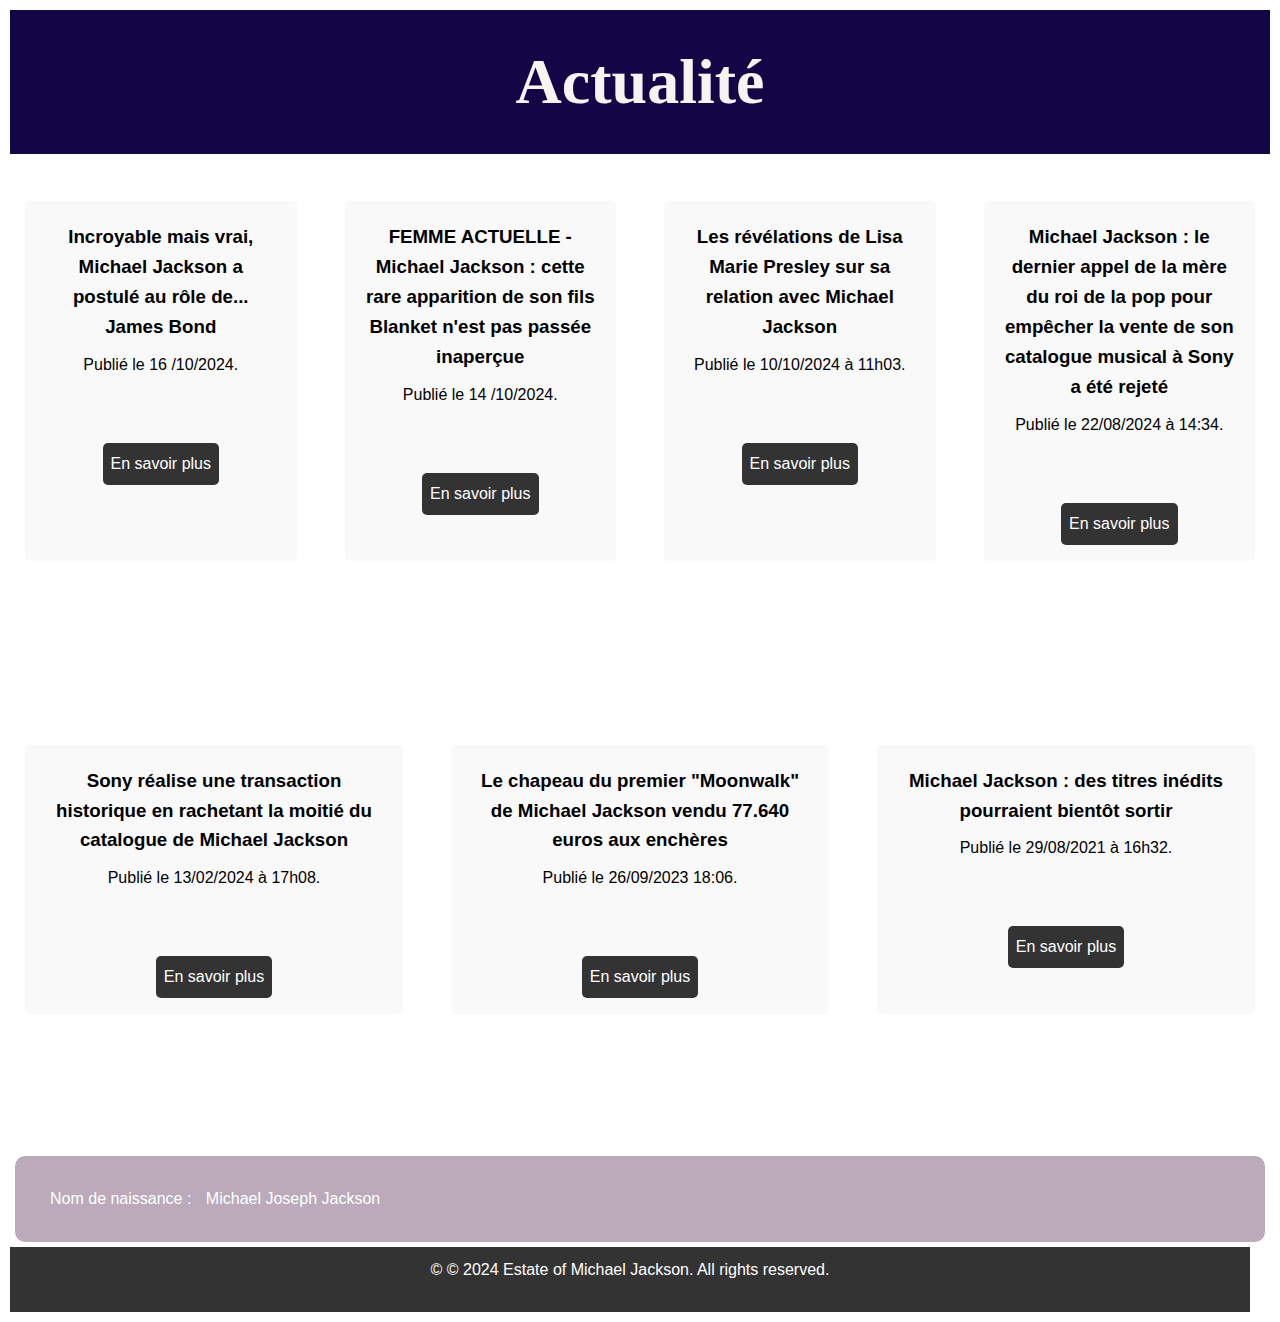
<file: actualite.html>
<!DOCTYPE html>
<html lang="en">
<head>
    <meta charset="UTF-8">
    <meta name="viewport" content="width=device-width, initial-scale=1.0">
    <title>Actualité</title>
    <link rel="stylesheet" href="fansite 1.css">
</head>
<body>
    
    <!-- Header avec navigation -->
    <header>
        <h1>Actualité</h1> 
    </header>

    <!-- Contenu principal -->
    <main>
        <!-- Section de Actualite -->
        <section class="contact-section">
             <div class="services-grid">
                         <article class="service">
                <h3> Incroyable mais vrai, Michael Jackson a postulé au rôle de... James Bond</h3>
                <p class="service-content">Publié le 16 /10/2024.</p>
                          <a href="https://fr.style.yahoo.com/incroyable-vrai-michael-jackson-postul%C3%A9-133436104.html" class="read-more-button">En savoir plus </a>
                         </article>
                         <article class="service">
                            <h3>FEMME ACTUELLE - Michael Jackson : cette rare apparition de son fils Blanket n'est pas passée inaperçue</h3>
                                <p class="service-content">Publié le 14 /10/2024.</p>
                                <a href="https://fr.style.yahoo.com/femme-actuelle-michael-jackson-rare-195224442.html" class="read-more-button">En savoir plus </a> <!-- Redirection vers details1.html -->
                        </article>

                <article class="service">
                    <h3>Les révélations de Lisa Marie Presley sur sa relation avec Michael Jackson</h3>
                        <p class="service-content">Publié le 10/10/2024 à 11h03.</p>
                             <a href="https://www.lepoint.fr/people/michael-jackson-vierge-avant-lisa-marie-presley-les-revelations-posthumes-de-la-chanteuse-10-10-2024-2572371_2116.php" class="read-more-button">En savoir plus </a> <!-- Redirection vers details1.html -->
                    </article>
                    
                     
                <article class="service">
                    <h3>Michael Jackson : le dernier appel de la mère du roi de la pop pour empêcher la vente de son catalogue musical 
                        à Sony a été rejeté</h3>
                        <p class="service-content">Publié le 22/08/2024 à 14:34.</p>
                        <a href="https://www.cnews.fr/divertissement/2024-08-22/michael-jackson-le-dernier-appel-de-la-mere-du-roi-de-la-pop-pour-empecher" class="read-more-button">En savoir plus </a> <!-- Redirection vers details1.html -->
                </article>
               
                
                
            </div>
            </article>
        </section>
        <section class="contact-section">
            <div class="services-grid">
               
                   
                <article class="service">
                    <h3> Sony réalise une transaction historique en rachetant la moitié du catalogue de Michael Jackson </h3>
                    <p class="service-content">Publié le 13/02/2024 à 17h08.</p>
                              <a href="https://www.20minutes.fr/arts-stars/people/4076114-20240213-sony-realise-transaction-historique-rachetant-moitie-catalogue-michael-jackson" class="read-more-button">En savoir plus </a>
                </article>
                <article class="service">
                    <h3>Le chapeau du premier "Moonwalk" de Michael Jackson vendu 77.640 euros aux enchères</h3>
                        <p class="service-content">Publié le 26/09/2023 18:06.</p>
                        <a href="https://www.francetvinfo.fr/culture/musique/michael-jackson/le-chapeau-du-premier-moonwalk-de-michael-jackson-vendu-77-640-euros-aux-encheres_6085638.htmlr" class="read-more-button">En savoir plus </a> <!-- Redirection vers details1.html -->
                </article>

            <article class="service">
                <h3>Michael Jackson : des titres inédits pourraient bientôt sortir</h3>
                <p class="service-content">Publié le 29/08/2021 à 16h32.</p>
                     <a href="https://www.lepoint.fr/monde/michael-jackson-des-titres-inedits-pourraient-bientot-sortir-29-08-2021-2440581_24.php#11" class="read-more-button">En savoir plus </a> <!-- Redirection vers details1.html -->
            </article>
            
           </div>
           </article>
       </section>
        <!-- Aside avec des informations de contact supplémentaires -->
        <aside>
            
            <ul>
                <div class="bio-item">
                    <span class="bio-label">Nom de naissance :</span>
                    <span class="bio-value">Michael Joseph Jackson</span>
                </div>
               
            </ul>
        </aside>
    </main>

    <!-- Footer -->
    <footer>
        <p>&copy; © 2024 Estate of Michael Jackson. All rights reserved.</p>
    </footer>

    <script>
        const hamburger = document.querySelector('.hamburger-menu');
        const navLinks = document.querySelector('.nav-links');

        hamburger.addEventListener('click', () => {
            navLinks.classList.toggle('active');
        });
    </script>
</body>
</html>
</file>
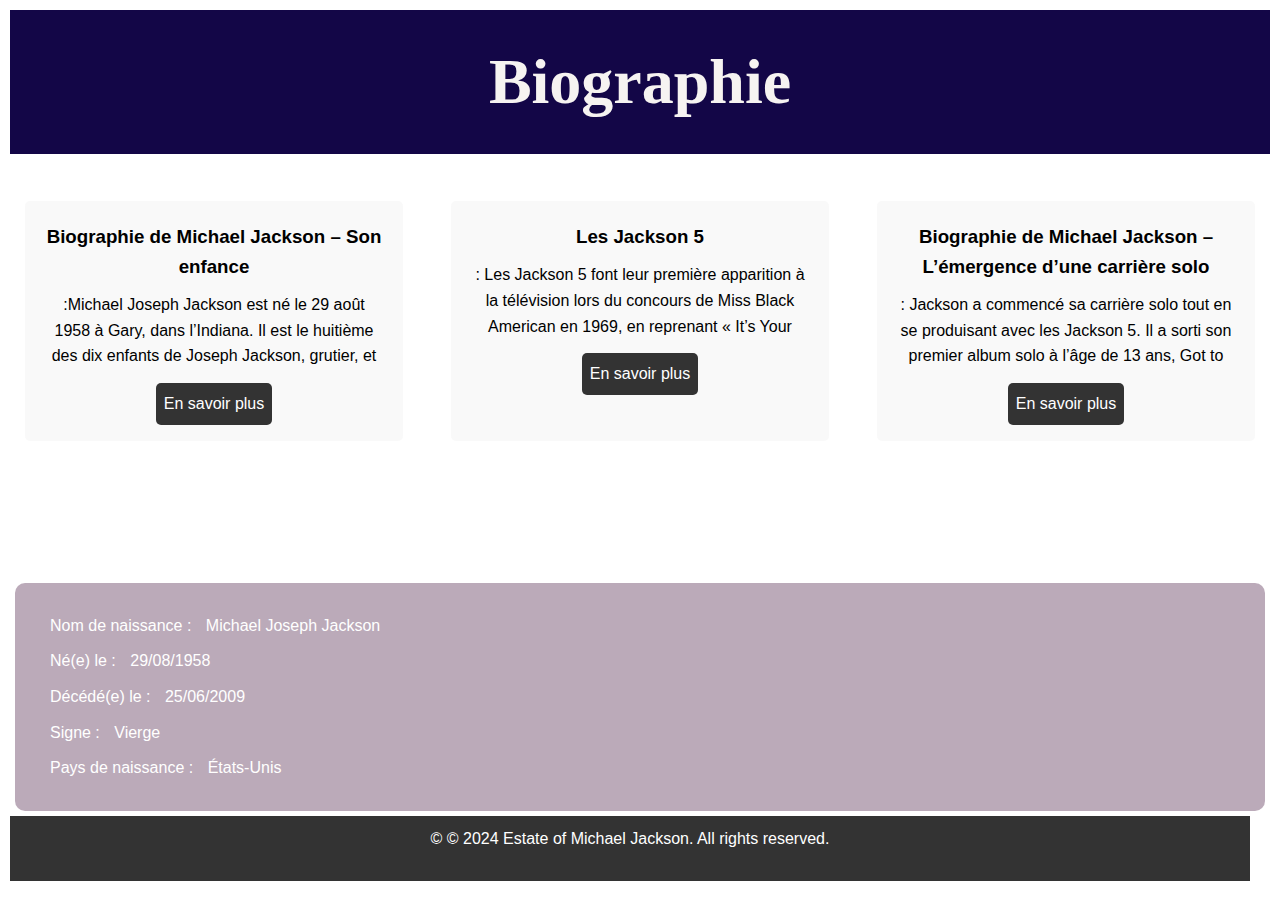
<file: biographie.html>
<!DOCTYPE html>
<html lang="en">
<head>
    <meta charset="UTF-8">
    <meta name="viewport" content="width=device-width, initial-scale=1.0">
    <title>Document</title>
    <link rel="stylesheet" href="fansite 1.css">
</head>
<body>
    
    <!-- Header avec navigation -->
    <header>
        <h1>Biographie</h1> 
    </header>

    <!-- Contenu principal -->
    <main>
        <!-- Section de contact -->
        <section class="contact-section">
             <div class="services-grid">
                <article class="service">
                    <h3>Biographie de Michael Jackson – Son enfance</h3>
                    <p class="service-content">:Michael Joseph Jackson est né le 29 août 1958 à Gary, dans l’Indiana.
                         Il est le huitième des dix enfants de Joseph Jackson, grutier, et de Katherine Jackson, 
                         femme au foyer et témoin de Jéhovah. Les deux parents de Jackson avaient eux-mêmes des aspirations musicales
                          : Katherine jouait de la clarinette et du piano et voulait devenir chanteuse de country, 
                          tandis que Joseph était guitariste et jouait dans des groupes locaux de rhythm and blues.Ils ont encouragé 
                          leurs enfants à poursuivre des ambitions musicales, et la carrière de Jackson dans la musique a
                          commencé à l’âge de 5 ans sous les encouragements de son père.  </P>
                        <a href="details1.html" class="read-more-button">En savoir plus </a> <!-- Redirection vers details1.html -->
                </article>
                <article class="service">
                    <h3>Les Jackson 5</h3>
                    <p class="service-content"> : Les Jackson 5 font leur première apparition à la télévision lors du concours de Miss Black
                         American en 1969, en reprenant « It’s Your Thing ». Leur premier album, Diana Ross Presents the Jackson 5, est entré
                         dans les hit-parades en décembre 1969, et le single « I Want You Back » a atteint la première place du Billboard Hot 
                         100 peu après.
                        D’autres titres ont rapidement suivi, tels que « ABC », « The Love You Save » et « I’ll Be There ».
                         Pendant plusieurs années, Jackson et les Jackson 5 maintiennent un calendrier de tournées et
                          d’enregistrements très chargé, sous la supervision de Gordy et de son équipe de la Motown. 
                          Le groupe est devenu si populaire qu’il a même eu sa propre émission de dessins animés éponyme,
                           qui a été diffusée de 1971 à 1972. Jackson a également popularisé la « danse du robot » après 
                           l’avoir utilisée en 1973 lors de l’interprétation de
                         la chanson « Dancing Machine » dans l’émission The Mike Douglas Show.</p>
                         <a href="details2.html" class="read-more-button">En savoir plus </a> <!-- Redirection vers details1.html -->
                </article>
                <article class="service">
                    <h3> Biographie de Michael Jackson – L’émergence d’une carrière solo </h3>
                    <p class="service-content">: Jackson a commencé sa carrière solo tout en se produisant avec les Jackson 5.
                         Il a sorti son premier album solo à l’âge de 13 ans, Got to Be There (1971), dont le titre est entré dans les hit-parades.
                          Il a obtenu son premier numéro de single en solo avec le titre de son deuxième album Ben (1972), qu’il a enregistré pour 
                          le film du même nom de 1972 sur un rat tueur. Jackson a suivi ces  albums avec Music and Me (1973) et Forever,
                           Michael (1975), ce dernier étant son dernier album avec Motown Records.Au fur et à mesure que 
                           la célébrité de Jackson grandit, il s’essaie au métier d’acteur, et l’expérience laisse également des traces 
                           dans sa musique. Il incarne l’épouvantail dans le film The Wiz (1977), réalisé par Sidney Lumet, aux côtés de 
                           Diana Ross et de Nipsey Russell. Alors qu’il vivait à New York pour tourner le film, Jackson se rendait 
                           fréquemment à la boîte de nuit Studio 54 et a été exposé aux débuts de la musique hip-hop, ce qui a contribué 
                           à son beatboxing dans de futures chansons telles que « Working Night and Day ».Les critiques ont estimé que
                            l’album avait fait évoluer Jackson de la musique pop de sa jeunesse vers un son plus complexe, et certains 
                            l’ont qualifié d’un des meilleurs albums pop jamais réalisés.
                            À cette époque, Jackson se produit toujours 
                            avec ses frères, et l’accueil extrêmement positif réservé à Off the Wall aide les Jackson à former un groupe
                            . Leur album Triumph (1980) se vend à plus d’un million d’exemplaires, et les frères partent en tournée pour
                             soutenir l’enregistrement. Dans le même temps, Jackson continue d’explorer d’autres voies pour se lancer dans
                              l’aventure. En 1983, il entame sa dernière tournée avec ses frères pour soutenir l’album Victory (1984). 
                              Le duo de Jackson avec Mick Jagger, « State of Shock », est le single le plus populaire de l’album.</p>
                              <a href="details3.html" class="read-more-button">En savoir plus </a> <!-- Redirection vers details1.html -->
                </article>
            </div>
            </article>
        </section>

        <!-- Aside avec des informations de contact supplémentaires -->
        <aside>
            
            <ul>
                <div class="bio-item">
                    <span class="bio-label">Nom de naissance :</span>
                    <span class="bio-value">Michael Joseph Jackson</span>
                </div>
                <div class="bio-item">
                    <span class="bio-label">Né(e) le :</span>
                    <span class="bio-value">29/08/1958</span>
                </div>
                <div class="bio-item">
                    <span class="bio-label">Décédé(e) le :</span>
                    <span class="bio-value">25/06/2009</span>
                </div>
                <div class="bio-item">
                    <span class="bio-label">Signe :</span>
                    <span class="bio-value">Vierge</span>
                </div>
                <div class="bio-item">
                    <span class="bio-label">Pays de naissance :</span>
                    <span class="bio-value">États-Unis</span>
            </ul>
        </aside>
    </main>

    <!-- Footer -->
    <footer>
        <p>&copy; © 2024 Estate of Michael Jackson. All rights reserved.</p>
    </footer>

    <script>
        const hamburger = document.querySelector('.hamburger-menu');
        const navLinks = document.querySelector('.nav-links');

        hamburger.addEventListener('click', () => {
            navLinks.classList.toggle('active');
        });
    </script>
</body>
</html>
</file>
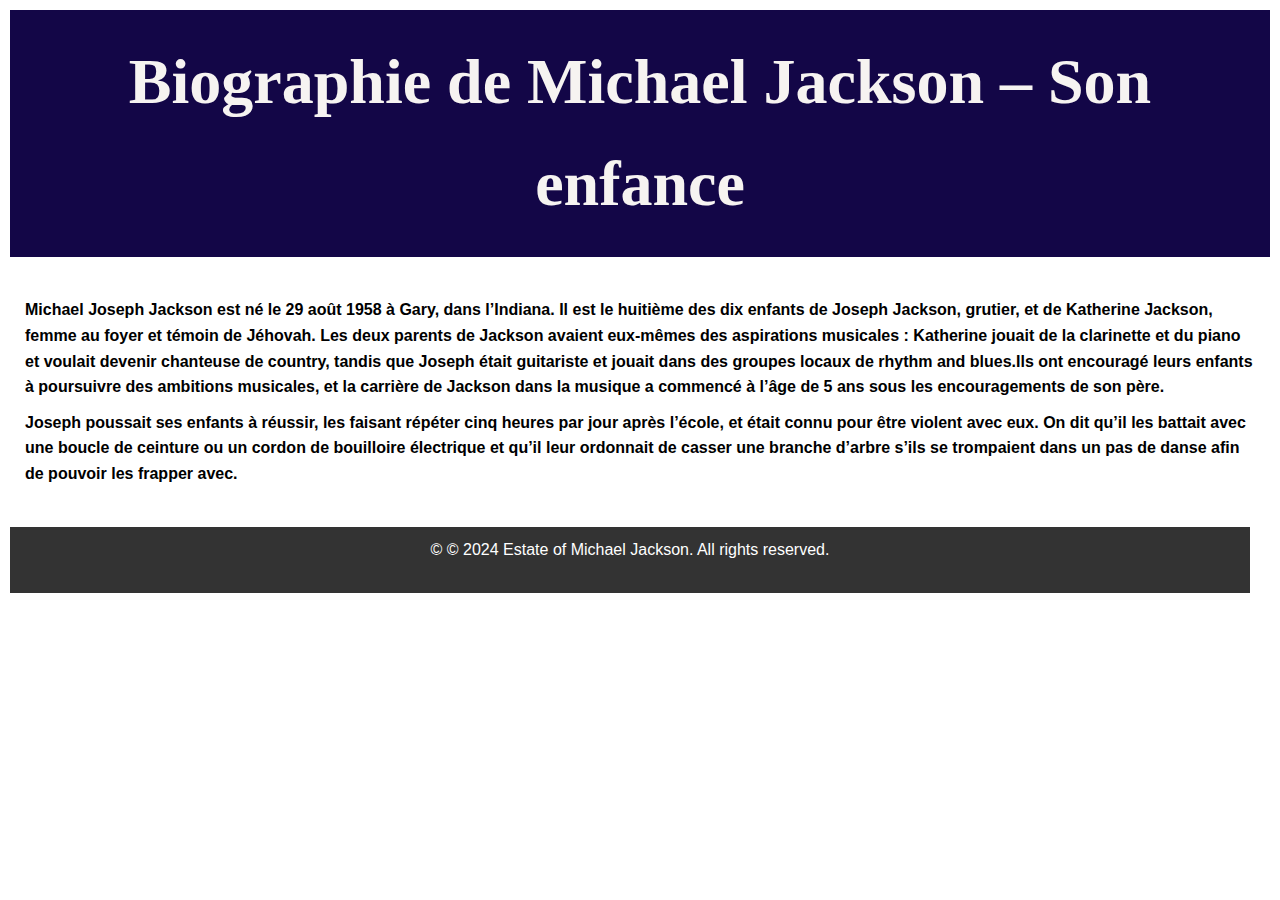
<file: details1.html>
<!DOCTYPE html>
<html lang="fr">
<head>
    <meta charset="UTF-8">
    <meta name="viewport" content="width=device-width, initial-scale=1.0">
    <title>Détails sur Michael Jackson One</title>
    <link rel="stylesheet" href="fansite 1.css"> <!-- Réutilisez le même fichier CSS -->
</head>
<body>

    <header>
        <h1>Biographie de Michael Jackson – Son enfance</h1>
    </header>

    <main>
      

        <strong>
            <div>
        <p>Michael Joseph Jackson est né le 29 août 1958 à Gary, dans l’Indiana.
            Il est le huitième des dix enfants de Joseph Jackson, grutier, et de Katherine Jackson, 
            femme au foyer et témoin de Jéhovah. Les deux parents de Jackson avaient eux-mêmes des aspirations musicales
             : Katherine jouait de la clarinette et du piano et voulait devenir chanteuse de country, 
             tandis que Joseph était guitariste et jouait dans des groupes locaux de rhythm and blues.Ils ont encouragé 
             leurs enfants à poursuivre des ambitions musicales, et la carrière de Jackson dans la musique a
             commencé à l’âge de 5 ans sous les encouragements de son père.
            
            </p>
            <p>
                Joseph poussait ses enfants à réussir, les faisant répéter cinq heures par jour après l’école,
                 et était connu pour être violent avec eux. On dit qu’il les battait avec une boucle de ceinture
                  ou un cordon de bouilloire électrique et qu’il leur ordonnait de casser une branche d’arbre s’ils
                   se trompaient dans un pas de danse afin de pouvoir les frapper avec.


            </p>
        </div>
        </strong>
            
        <!-- Plus de contenu sur le spectacle -->
    </main>

    <footer>
        <p>&copy; © 2024 Estate of Michael Jackson. All rights reserved.</p>
    </footer>

    <script>
        document.querySelector('.hamburger').addEventListener('click', function() {
          document.querySelector('nav ul').classList.toggle('active');
        });
   
      </script>

</body>
</html>
</file>
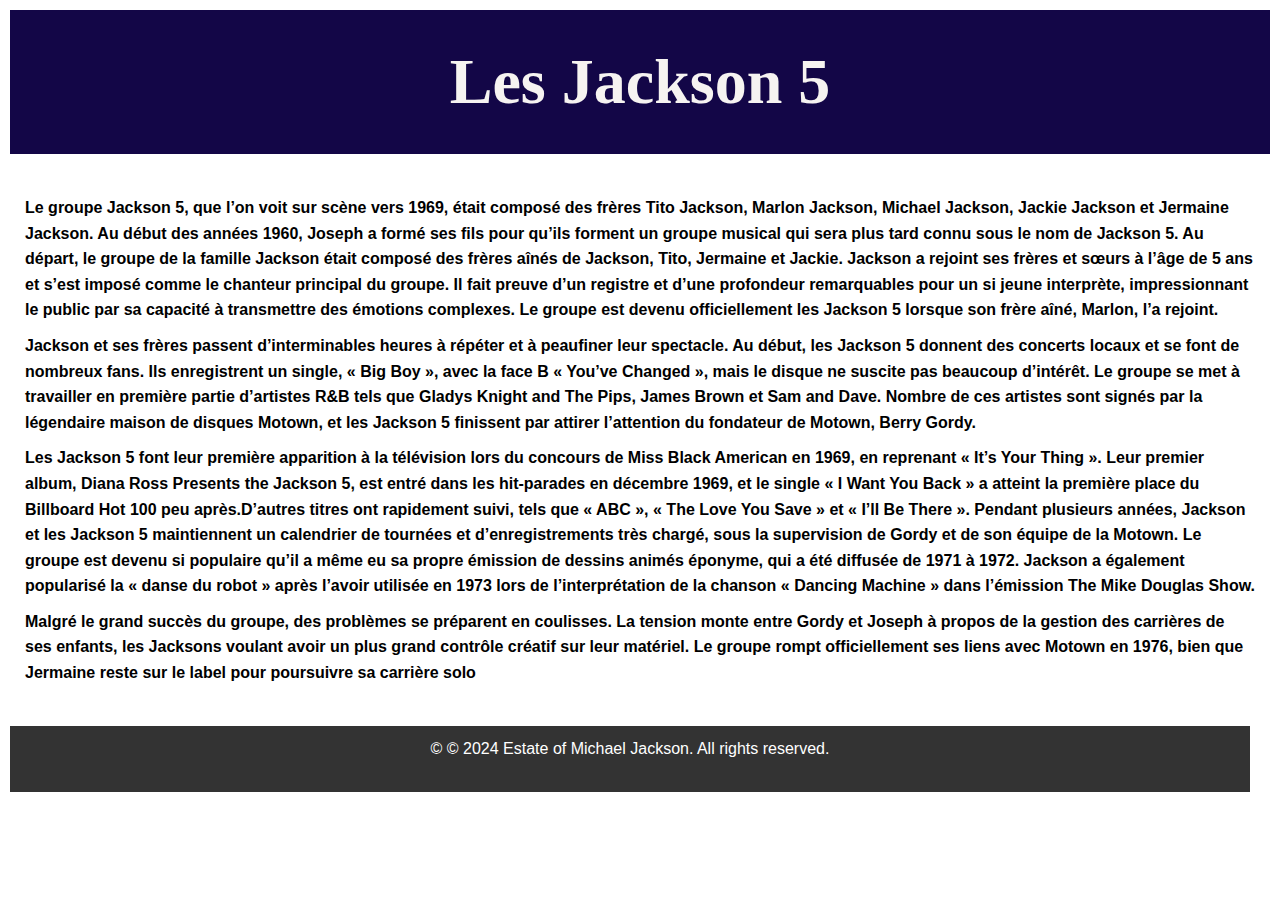
<file: details2.html>
<!DOCTYPE html>
<html lang="fr">
<head>
    <meta charset="UTF-8">
    <meta name="viewport" content="width=device-width, initial-scale=1.0">
    <title>Détails sur Michael Jackson One</title>
    <link rel="stylesheet" href="fansite 1.css"> <!-- Réutilisez le même fichier CSS -->
</head>
<body>

    <header>
        <h1>Les Jackson 5</h1>
    </header>

    <main>
      

        <strong>
            <div>
        <p>Le groupe Jackson 5, que l’on voit sur scène vers 1969, était composé des frères Tito Jackson, Marlon Jackson, Michael Jackson,
             Jackie Jackson et Jermaine Jackson.
            Au début des années 1960, Joseph a formé ses fils pour qu’ils forment un groupe musical qui sera plus tard connu sous le nom 
            de Jackson 5. Au départ, le groupe de la famille Jackson était composé des frères aînés de Jackson, Tito, Jermaine et Jackie. 
            Jackson a rejoint ses frères et sœurs à l’âge de 5 ans et s’est imposé comme le chanteur principal du groupe. Il fait preuve
            d’un registre et d’une profondeur remarquables pour un si jeune interprète, impressionnant le public par sa capacité
             à transmettre des émotions complexes. Le groupe est devenu officiellement les Jackson 5 lorsque son frère aîné, 
             Marlon, l’a rejoint.
            
            </p>
            <p>
                Jackson et ses frères passent d’interminables heures à répéter et à peaufiner leur spectacle. Au début, les Jackson
                 5 donnent des concerts locaux et se font de nombreux fans. Ils enregistrent un single, « Big Boy », avec la face B
                  « You’ve Changed », mais le disque ne suscite pas beaucoup d’intérêt. Le groupe se met à travailler en première partie
                   d’artistes R&B tels que Gladys Knight and The Pips, James Brown et Sam and Dave. Nombre de ces artistes sont signés
                    par la légendaire maison de disques Motown, et les Jackson 5 finissent par attirer l’attention du fondateur de Motown,
                     Berry Gordy.
            
           </p>
              <p>Les Jackson 5 font leur première apparition à la télévision lors du concours de Miss Black American en 1969, 
                en reprenant « It’s Your Thing ». Leur premier album, Diana Ross Presents the Jackson 5, est entré dans les hit-parades
                 en décembre 1969, et le single « I Want You Back » a atteint la première place du Billboard Hot 100 peu après.D’autres 
                 titres ont rapidement suivi, tels que « ABC », « The Love You Save » et « I’ll Be There ». Pendant plusieurs années, 
                 Jackson et les Jackson 5 maintiennent un calendrier de tournées et d’enregistrements très chargé, sous la supervision
                  de Gordy et de son équipe de la Motown. Le groupe est devenu si populaire qu’il a même eu sa propre émission de dessins
                   animés éponyme, qui a été diffusée de 1971 à 1972. Jackson a également popularisé la « danse du robot » après
                    l’avoir utilisée en 1973 lors de l’interprétation de la chanson « Dancing Machine » dans l’émission The Mike Douglas Show.  
            </p>
            <p>Malgré le grand succès du groupe, des problèmes se préparent en coulisses. La tension monte entre Gordy et Joseph
                 à propos de la gestion des carrières de ses enfants, les Jacksons voulant avoir un plus grand contrôle créatif 
                 sur leur matériel. Le groupe rompt officiellement ses liens avec Motown en 1976, bien que Jermaine reste sur
                  le label pour poursuivre sa carrière solo
                
            </p>
        </div>
        </strong>
            
        <!-- Plus de contenu sur le spectacle -->
    </main>

    <footer>
        <p>&copy; © 2024 Estate of Michael Jackson. All rights reserved.</p>
    </footer>

    <script>
        document.querySelector('.hamburger').addEventListener('click', function() {
          document.querySelector('nav ul').classList.toggle('active');
        });
   
      </script>

</body>
</html>
</file>
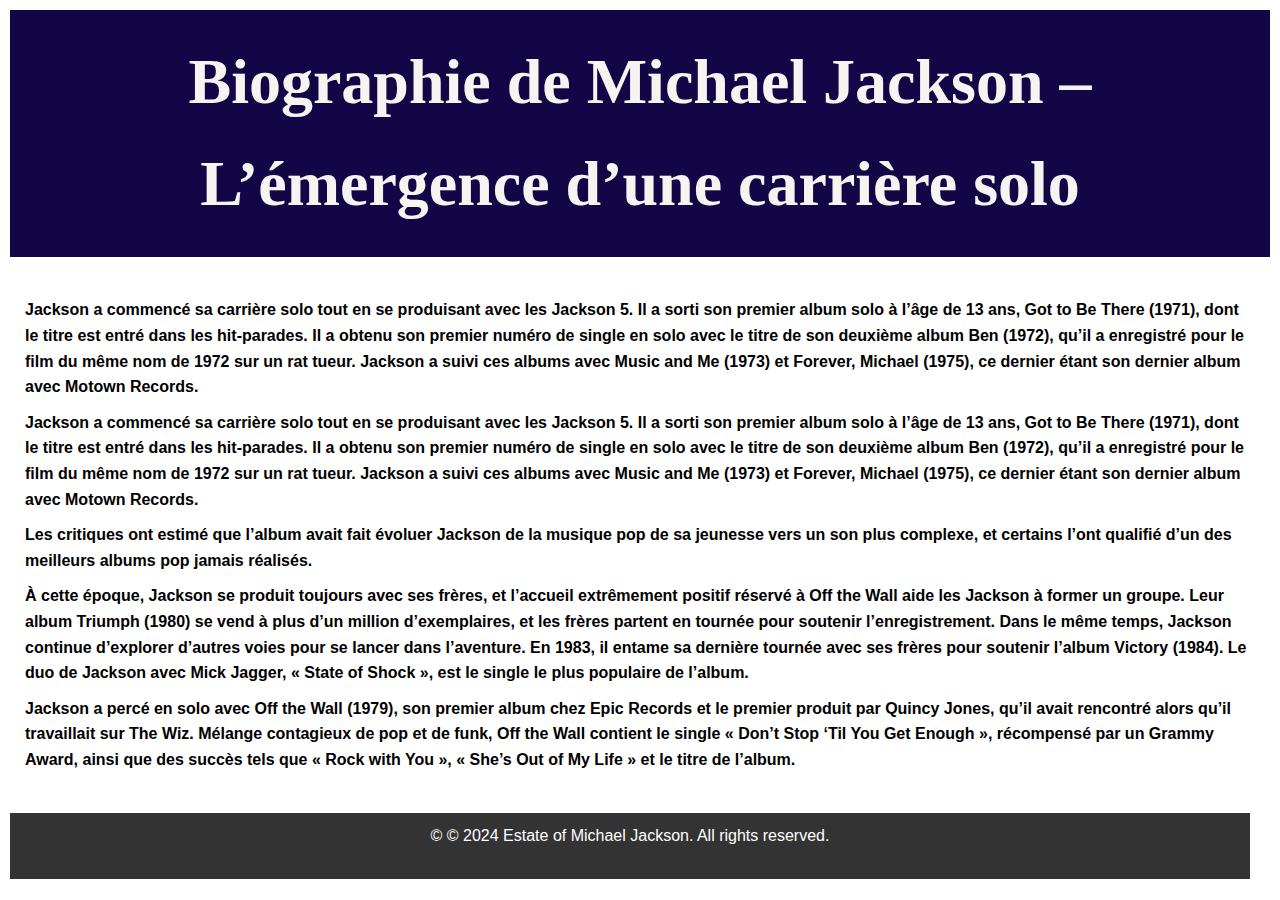
<file: details3.html>
<!DOCTYPE html>
<html lang="fr">
<head>
    <meta charset="UTF-8">
    <meta name="viewport" content="width=device-width, initial-scale=1.0">
    <title>Détails sur Michael Jackson One</title>
    <link rel="stylesheet" href="fansite 1.css"> <!-- Réutilisez le même fichier CSS -->
</head>
<body>

    <header>
        <h1>Biographie de Michael Jackson – L’émergence d’une carrière solo</h1>
    </header>

    <main>
      

        <strong>
            <div>
        <p>Jackson a commencé sa carrière solo tout en se produisant avec les Jackson 5. Il a sorti son premier album solo
             à l’âge de 13 ans, Got to Be There (1971), dont le titre est entré dans les hit-parades. Il a obtenu son premier
             numéro de single en solo avec le titre de son deuxième album Ben (1972), qu’il a enregistré pour le film du même
              nom de 1972 sur un rat tueur. Jackson a suivi ces  albums avec Music and Me (1973) et Forever, Michael (1975),
               ce dernier étant son dernier album avec Motown Records.
            
            </p>
            <p>
                Jackson a commencé sa carrière solo tout en se produisant avec les Jackson 5. Il a sorti son premier album solo 
                à l’âge de 13 ans, Got to Be There (1971), dont le titre est entré dans les hit-parades.
                 Il a obtenu son premier numéro de single en solo avec le titre de son deuxième album Ben (1972),
                  qu’il a enregistré pour le film du même nom de 1972 sur un rat tueur. Jackson a suivi ces  albums
                   avec Music and Me (1973) et Forever, Michael (1975), ce dernier étant son dernier album avec Motown Records.
            </p>
            <p>
                Les critiques ont estimé que l’album avait fait évoluer Jackson de la musique pop de sa jeunesse vers un son plus complexe, 
                et certains l’ont qualifié d’un des meilleurs albums pop jamais réalisés.
            </p>
            <p>À cette époque, Jackson se produit toujours avec ses frères, et l’accueil extrêmement positif réservé à Off the Wall aide
                 les Jackson à former un groupe. Leur album Triumph (1980) se vend à plus d’un million d’exemplaires, et les frères 
                 partent en tournée pour soutenir l’enregistrement. Dans le même temps, Jackson continue d’explorer d’autres voies 
                 pour se lancer dans l’aventure. En 1983, il entame sa dernière tournée avec ses frères pour soutenir l’album 
                 Victory (1984). Le duo de Jackson avec Mick Jagger, « State of Shock », est le single le plus populaire de l’album.

            </p>
            <p>Jackson a percé en solo avec Off the Wall (1979), son premier album chez Epic Records et le premier produit par Quincy Jones,
                 qu’il avait rencontré alors qu’il travaillait sur The Wiz. Mélange contagieux de pop et de funk, Off the Wall contient le single
                  « Don’t Stop ‘Til You Get Enough », récompensé par un Grammy Award, ainsi que des succès tels que « Rock with You »,
                   « She’s Out of My Life » et le titre de l’album.

            </p>
        </div>
        </strong>
            
        <!-- Plus de contenu sur le spectacle -->
    </main>

    <footer>
        <p>&copy; © 2024 Estate of Michael Jackson. All rights reserved.</p>
    </footer>

    <script>
        document.querySelector('.hamburger').addEventListener('click', function() {
          document.querySelector('nav ul').classList.toggle('active');
        });
   
      </script>

</body>
</html>
</file>
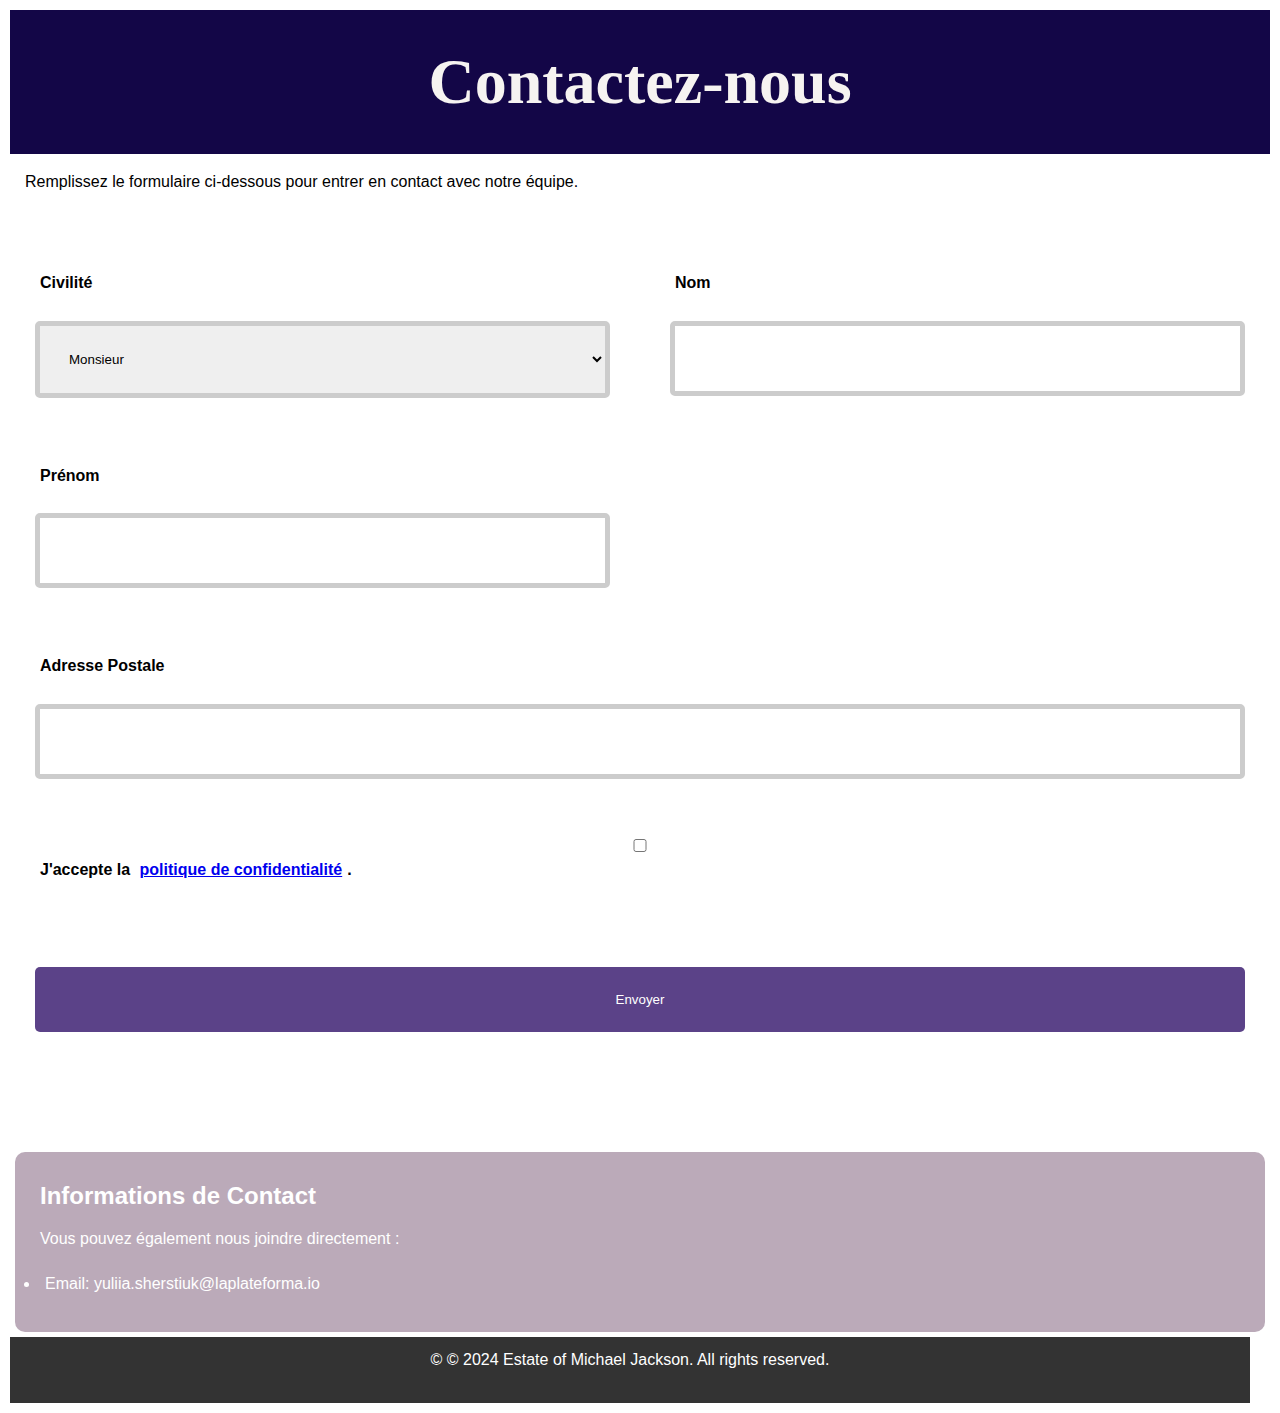
<file: Formulare de contact 1 .html>
<!DOCTYPE html>
<html lang="fr">
<head>
    <meta charset="UTF-8">
    <meta name="viewport" content="width=device-width, initial-scale=1.0">
    <title>Contactez-nous FAN SITE</title>
    <link rel="stylesheet" href="fansite 1.css">
</head>
<body>
    <!-- Header avec navigation -->
    <header>
        <h1>Contactez-nous</h1> 
    </header>

    <!-- Contenu principal -->
    <main>
        <!-- Section de contact -->
        <section class="contact-section">
           
            <p>Remplissez le formulaire ci-dessous pour entrer en contact avec notre équipe.</p>

            <!-- Formulaire de contact -->
            <form class="contact-form" action="#" method="post">
                <div class="form-grid">
                    <!-- Civilité -->
                    <div class="form-group">
                        <label for="civilite">Civilité</label>
                        <select id="civilite" name="civilite">
                            <option value="monsieur">Monsieur</option>
                            <option value="madame">Madame</option>
                            <option value="mademoiselle">Mademoiselle</option>
                        </select>
                    </div>

                    <!-- Nom -->
                    <div class="form-group">
                        <label for="nom">Nom</label>
                        <input type="text" id="nom" name="nom" required>
                    </div>

                    <!-- Prénom -->
                    <div class="form-group">
                        <label for="prenom">Prénom</label>
                        <input type="text" id="prenom" name="prenom" required>
                    </div>

                    <!-- Adresse Postale -->
                    <div class="form-group full-width">
                        <label for="adresse">Adresse Postale</label>
                        <input type="text" id="adresse" name="adresse" required>
                    </div>

                    <!-- Politique de confidentialité -->
                    <div class="form-group full-width checkbox-group">
                        <input type="checkbox" id="privacy" name="privacy" required>
                        <label for="privacy">J'accepte la <a href="#">politique de confidentialité</a>.</label>
                    </div>

                    <!-- Bouton de validation -->
                    <div class="form-group full-width">
                        <button type="submit">Envoyer</button>
                    </div>
                </div>
            </form>
        </section>

        <!-- Aside avec des informations de contact supplémentaires -->
        <aside>
            <h2>Informations de Contact</h2>
            <p>Vous pouvez également nous joindre directement :</p>
            <ul>
                <li>Email: yuliia.sherstiuk@laplateforma.io</li>
                
            </ul>
        </aside>
    </main>

    <!-- Footer -->
    <footer>
        <p>&copy; © 2024 Estate of Michael Jackson. All rights reserved.</p>
    </footer>

    <script>
        const hamburger = document.querySelector('.hamburger-menu');
        const navLinks = document.querySelector('.nav-links');

        hamburger.addEventListener('click', () => {
            navLinks.classList.toggle('active');
        });
    </script>
</body>
</html>
</file>
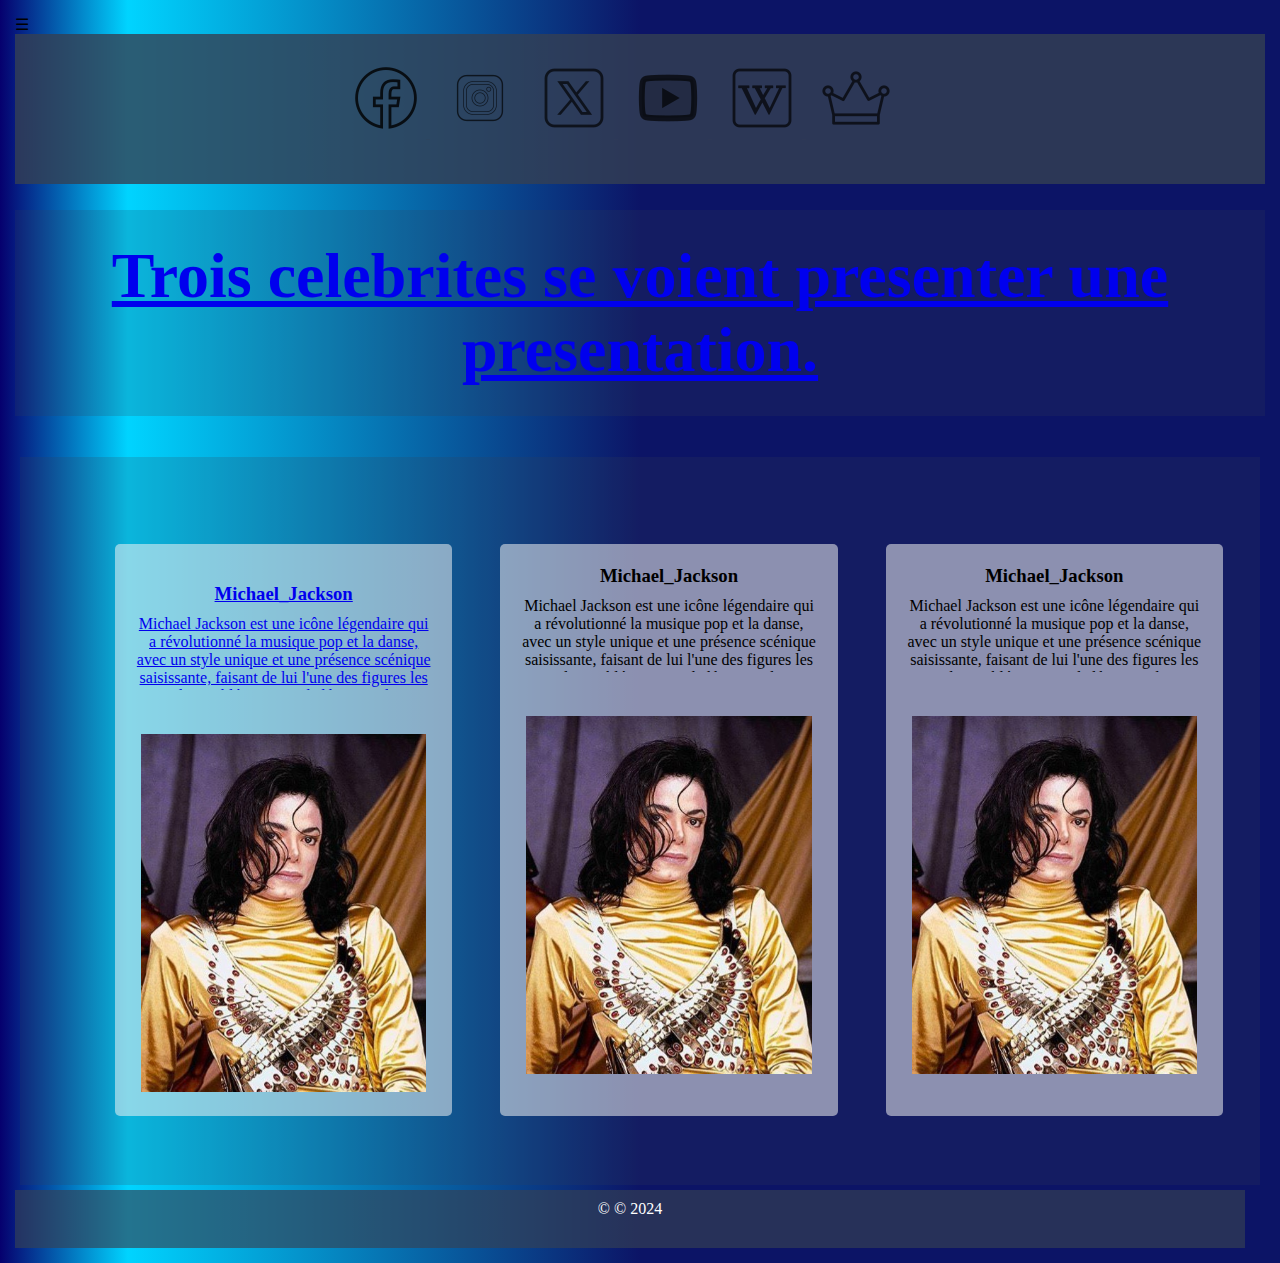
<file: index1.html>
<!DOCTYPE html>
<html lang="fr">
<head>
    <meta charset="UTF-8">
    <meta name="viewport" content="width=device-width, initial-scale=1.0">
    <title>3 celebries</title>
    <link rel="stylesheet" href="index.css">
</head>
<body>
    <div class="hamburger">☰
    <header>
        <nav> <!-- navigation -->
            <ul>
  
                   
            <div class="social-icons">
                        <a href="https://www.facebook.com/michaeljackson" target="_blank">
                            <img src="img/icons8-facebook-70.png" alt="Facebook">
                        </a>
                        <a href="https://www.instagram.com/michaeljackson/" target="_blank">
                            <img src="img/icons8-instagram-70.png" alt="Instagram">
                        </a>
                        <a href="https://x.com/michaeljackson" target="_blank">
                            <img src="img/icons8-twitterx-70.png" alt="Twitter">
                        </a>
                        <a href="https://www.youtube.com/c/MichaelJackson" target="_blank">
                         <img src="img/icons8-youtube-70.png" alt="YouTube">
                        
                         <a href="https://fr.wikipedia.org/wiki/Michael_Jackson/" target="_blank">
                        <img src="img/icons8-wikipedia-70.png" alt="fansite oficiel">
            
                        <a href="https://www.michaeljackson.com/" target="_blank">
                            <img src="img/icons8-crown-70.png" alt="fansite oficiel">
            
                        <a href="https://music.apple.com/us/artist/michael-jackson/32940/" target="_blank">
             </div>
            </ul>
        </nav>
        <!-- <h1>mj</h1>  -->
    </header>

     <!-- En-tête MJ sous la barre de navigation -->
     <div class="logo-header">
        <h1>Trois celebrites  se voient presenter une presentation.</h1>
    </div>

    <main>
    

         <!-- Section des services -->
         <section class="services">
            <div class="services-grid">
                <article class="service">
                    <h3>Michael_Jackson</h3>
                    <p class="service-content">Michael Jackson est une icône légendaire qui a révolutionné
                         la musique pop et la danse, avec un style unique et une présence scénique saisissante, 
                         faisant de lui l'une des figures les plus emblématiques de l'histoire du divertissement.
                    </p>
                    <a href="FANSITE1.html" class="image-container">
                       <div 
                       class="image-container">
                        <img src="img/58bbfd4f60fb30f152ff33554cdef803 (1).jpg " alt="image"></div>
                    </a>
                </article>
                <article class="service">
                    <h3>Michael_Jackson</h3>
                    <p class="service-content">Michael Jackson est une icône légendaire qui a révolutionné
                         la musique pop et la danse, avec un style unique et une présence scénique saisissante, 
                         faisant de lui l'une des figures les plus emblématiques de l'histoire du divertissement.
                    </p>
                    <a href="FANSITE1.html" class="image-container">
                       <div 
                       class="image-container">
                        <img src="img/58bbfd4f60fb30f152ff33554cdef803 (1).jpg " alt="image"></div>
                    </a>
                </article>
                <article class="service">
                    <h3>Michael_Jackson</h3>
                    <p class="service-content">Michael Jackson est une icône légendaire qui a révolutionné
                         la musique pop et la danse, avec un style unique et une présence scénique saisissante, 
                         faisant de lui l'une des figures les plus emblématiques de l'histoire du divertissement.
                    </p>
                    <a href="FANSITE1.html" class="image-container">
                       <div 
                       class="image-container">
                        <img src="img/58bbfd4f60fb30f152ff33554cdef803 (1).jpg " alt="image"></div>
                    </a>

            </div>
        </section>
 
    
    </main>

    <footer>
        <p>&copy; © 2024 </p>
    </footer>

    <script>
        document.querySelector('.hamburger').addEventListener('click', function() {
          document.querySelector('nav ul').classList.toggle('active');
        });
   
      </script>
      </div>
</body>
</html>
</file>
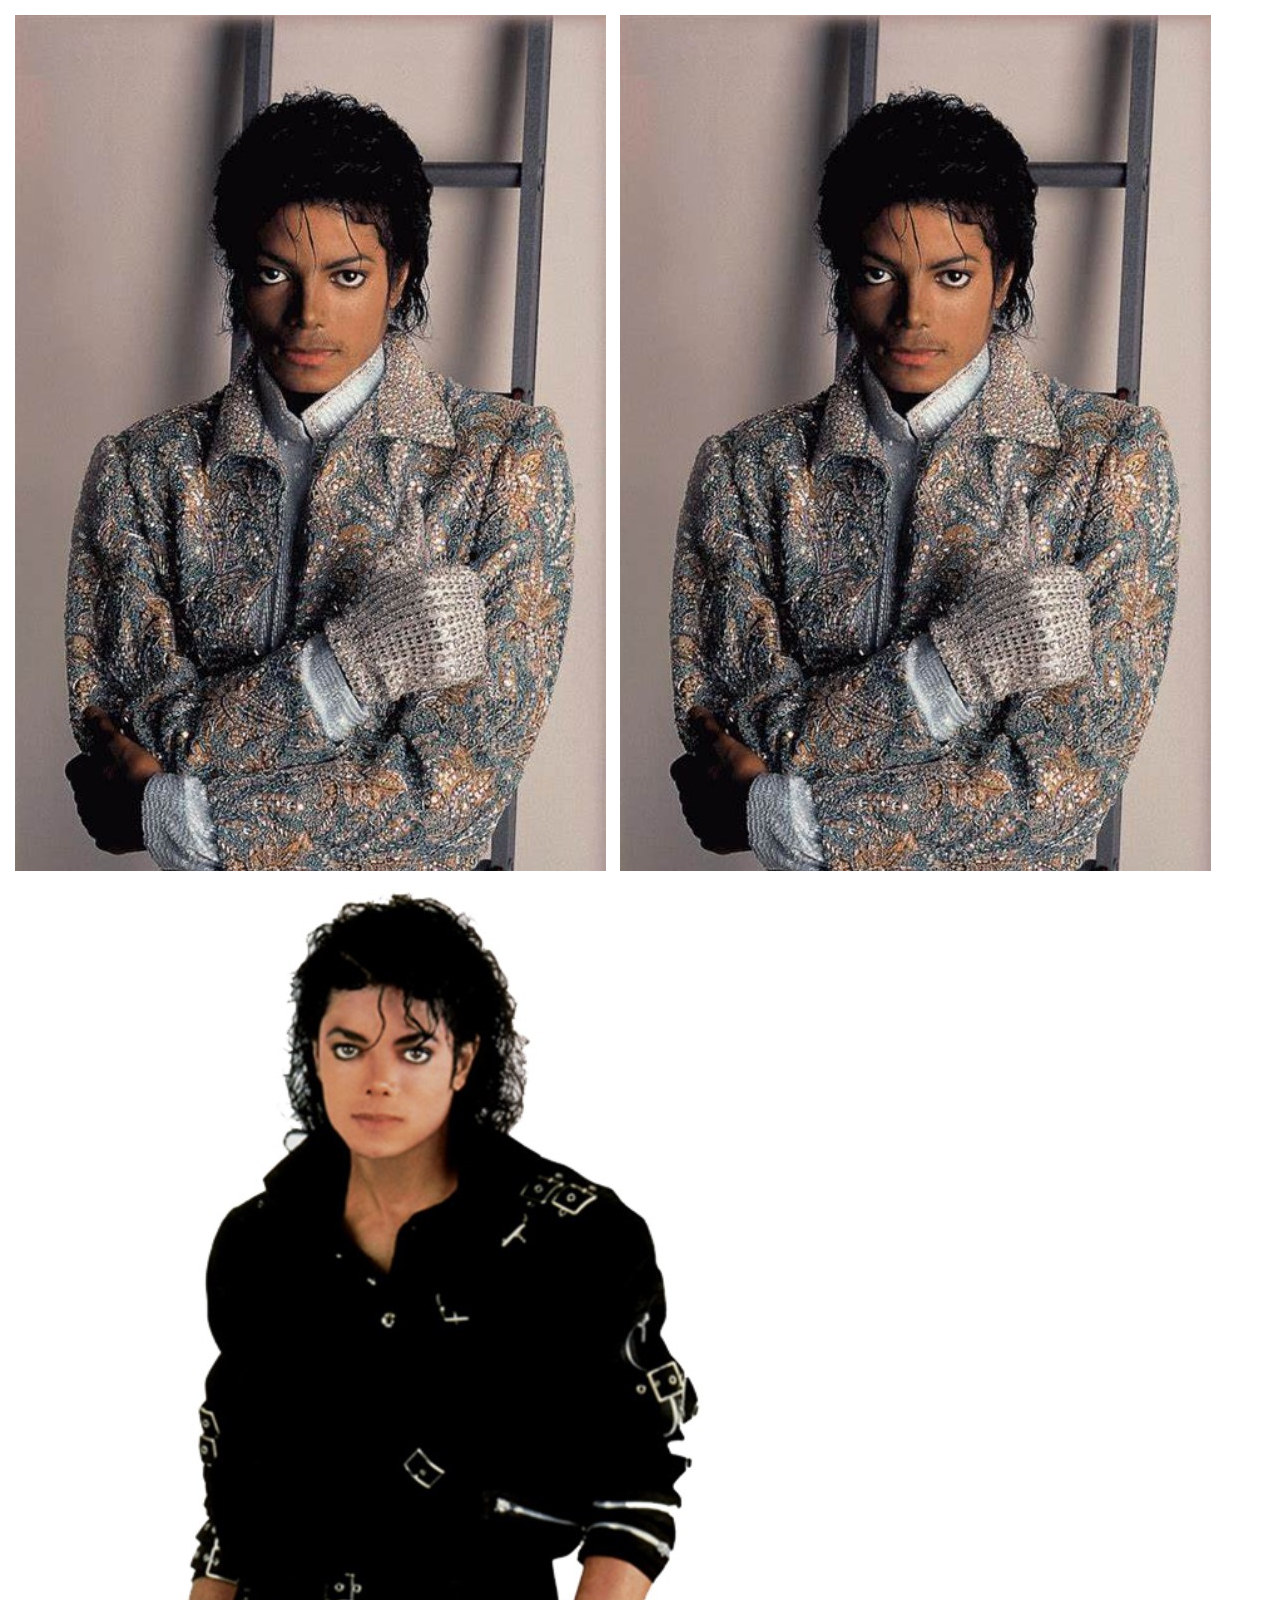
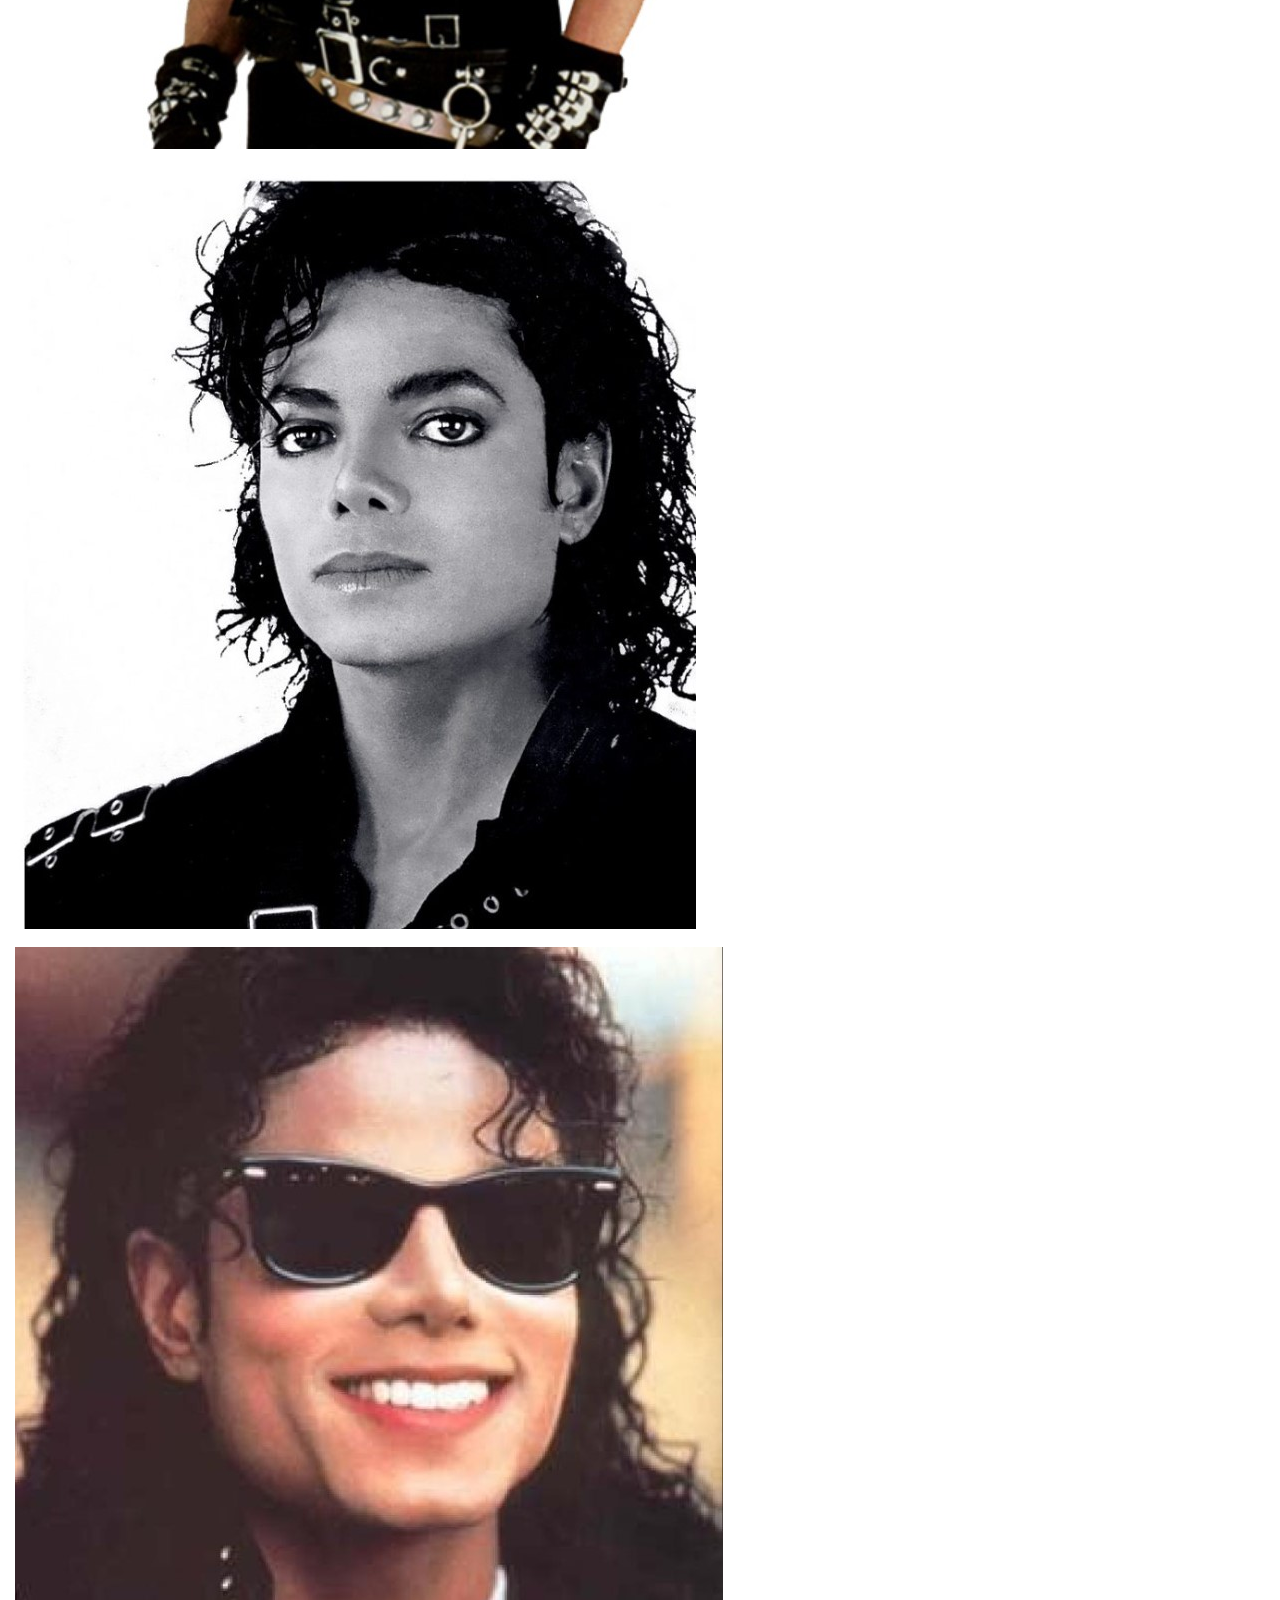
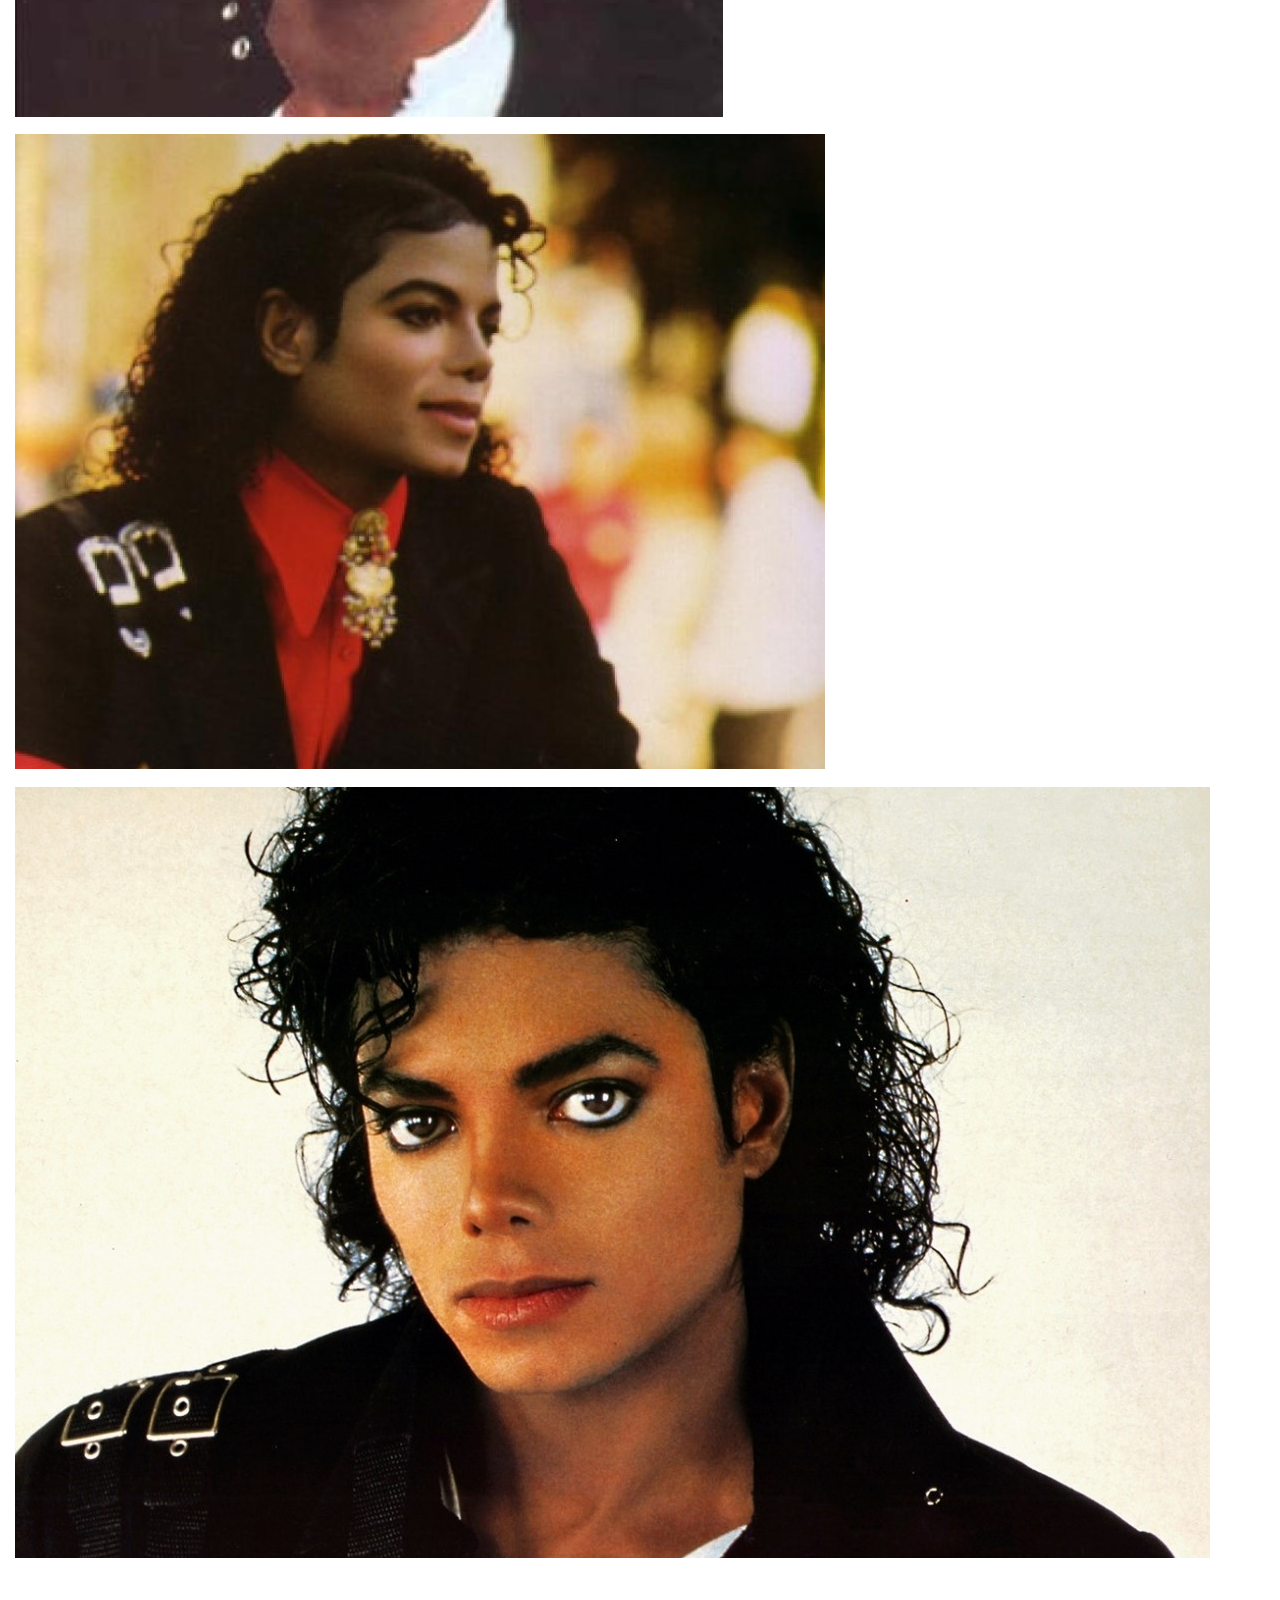
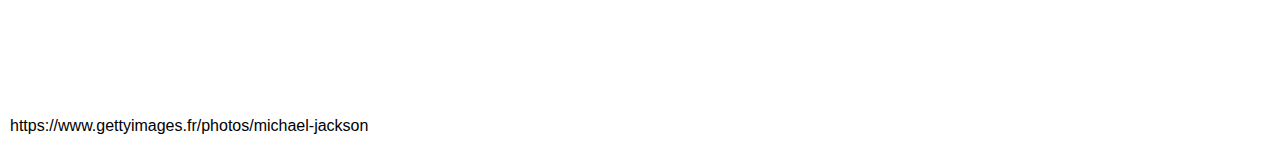
<file: photos.html>
<!DOCTYPE html>
<html lang="en">
<head>
    <meta charset="UTF-8">
    <meta name="viewport" content="width=device-width, initial-scale=1.0">
    <title>Document</title>
    <link rel="stylesheet" href="fansite 1.css">

</head>
<body>
<img src="img/Capture d’écran 2024-10-22 113122.jpg" alt="">
<img src="img/Capture d’écran 2024-10-22 113122.jpg" alt="">
<img src="img/Capture d’écran 2024-10-22 113155.jpg" alt="">
<img src="img/Capture d’écran 2024-10-22 113333.jpg" alt="">
<img src="img/Capture d’écran 2024-10-22 114126.jpg" alt="">
<img src="img/Capture d’écran 2024-10-22 114149.jpg" alt="">
<img src="img/Capture d’écran 2024-10-22 114212.jpg" alt="">

https://www.gettyimages.fr/photos/michael-jackson
 <video src=" "></video>   

</body>

</html>
</file>
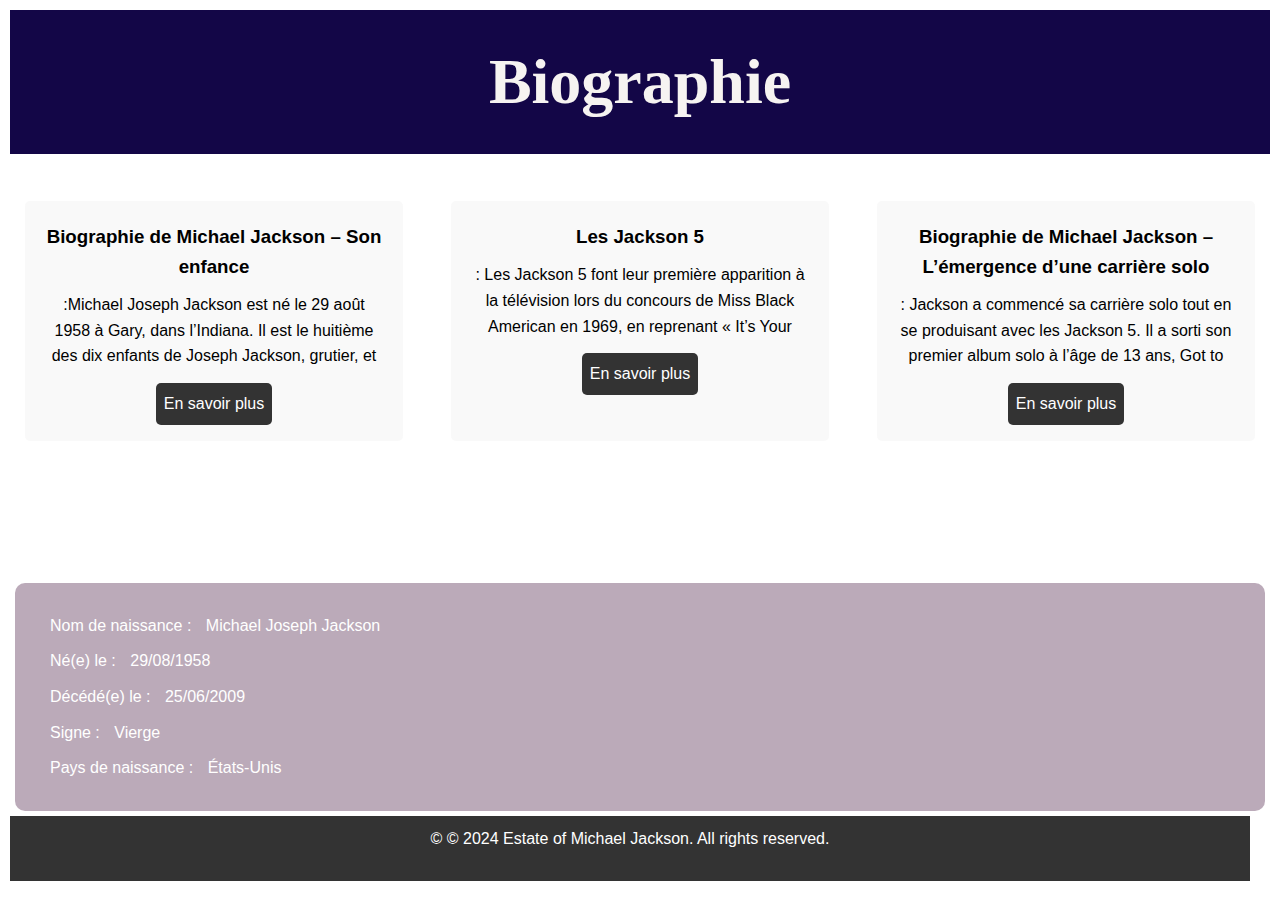
<file: realisation.html>
<!DOCTYPE html>
<html lang="en">
<head>
    <meta charset="UTF-8">
    <meta name="viewport" content="width=device-width, initial-scale=1.0">
    <title>Document</title>
    <link rel="stylesheet" href="fansite 1.css">
</head>
<body>
    
    <!-- Header avec navigation -->
    <header>
        <h1>Biographie</h1> 
    </header>

    <!-- Contenu principal -->
    <main>
        <!-- Section de contact -->
        <section class="contact-section">
             <div class="services-grid">
                <article class="service">
                    <h3>Biographie de Michael Jackson – Son enfance</h3>
                    <p class="service-content">:Michael Joseph Jackson est né le 29 août 1958 à Gary, dans l’Indiana.
                         Il est le huitième des dix enfants de Joseph Jackson, grutier, et de Katherine Jackson, 
                         femme au foyer et témoin de Jéhovah. Les deux parents de Jackson avaient eux-mêmes des aspirations musicales
                          : Katherine jouait de la clarinette et du piano et voulait devenir chanteuse de country, 
                          tandis que Joseph était guitariste et jouait dans des groupes locaux de rhythm and blues.Ils ont encouragé 
                          leurs enfants à poursuivre des ambitions musicales, et la carrière de Jackson dans la musique a
                          commencé à l’âge de 5 ans sous les encouragements de son père.  </P>
                        <a href="details1.html" class="read-more-button">En savoir plus </a> <!-- Redirection vers details1.html -->
                </article>
                <article class="service">
                    <h3>Les Jackson 5</h3>
                    <p class="service-content"> : Les Jackson 5 font leur première apparition à la télévision lors du concours de Miss Black
                         American en 1969, en reprenant « It’s Your Thing ». Leur premier album, Diana Ross Presents the Jackson 5, est entré
                         dans les hit-parades en décembre 1969, et le single « I Want You Back » a atteint la première place du Billboard Hot 
                         100 peu après.
                        D’autres titres ont rapidement suivi, tels que « ABC », « The Love You Save » et « I’ll Be There ».
                         Pendant plusieurs années, Jackson et les Jackson 5 maintiennent un calendrier de tournées et
                          d’enregistrements très chargé, sous la supervision de Gordy et de son équipe de la Motown. 
                          Le groupe est devenu si populaire qu’il a même eu sa propre émission de dessins animés éponyme,
                           qui a été diffusée de 1971 à 1972. Jackson a également popularisé la « danse du robot » après 
                           l’avoir utilisée en 1973 lors de l’interprétation de
                         la chanson « Dancing Machine » dans l’émission The Mike Douglas Show.</p>
                         <a href="details2.html" class="read-more-button">En savoir plus </a> <!-- Redirection vers details1.html -->
                </article>
                <article class="service">
                    <h3> Biographie de Michael Jackson – L’émergence d’une carrière solo </h3>
                    <p class="service-content">: Jackson a commencé sa carrière solo tout en se produisant avec les Jackson 5.
                         Il a sorti son premier album solo à l’âge de 13 ans, Got to Be There (1971), dont le titre est entré dans les hit-parades.
                          Il a obtenu son premier numéro de single en solo avec le titre de son deuxième album Ben (1972), qu’il a enregistré pour 
                          le film du même nom de 1972 sur un rat tueur. Jackson a suivi ces  albums avec Music and Me (1973) et Forever,
                           Michael (1975), ce dernier étant son dernier album avec Motown Records.Au fur et à mesure que 
                           la célébrité de Jackson grandit, il s’essaie au métier d’acteur, et l’expérience laisse également des traces 
                           dans sa musique. Il incarne l’épouvantail dans le film The Wiz (1977), réalisé par Sidney Lumet, aux côtés de 
                           Diana Ross et de Nipsey Russell. Alors qu’il vivait à New York pour tourner le film, Jackson se rendait 
                           fréquemment à la boîte de nuit Studio 54 et a été exposé aux débuts de la musique hip-hop, ce qui a contribué 
                           à son beatboxing dans de futures chansons telles que « Working Night and Day ».Les critiques ont estimé que
                            l’album avait fait évoluer Jackson de la musique pop de sa jeunesse vers un son plus complexe, et certains 
                            l’ont qualifié d’un des meilleurs albums pop jamais réalisés.
                            À cette époque, Jackson se produit toujours 
                            avec ses frères, et l’accueil extrêmement positif réservé à Off the Wall aide les Jackson à former un groupe
                            . Leur album Triumph (1980) se vend à plus d’un million d’exemplaires, et les frères partent en tournée pour
                             soutenir l’enregistrement. Dans le même temps, Jackson continue d’explorer d’autres voies pour se lancer dans
                              l’aventure. En 1983, il entame sa dernière tournée avec ses frères pour soutenir l’album Victory (1984). 
                              Le duo de Jackson avec Mick Jagger, « State of Shock », est le single le plus populaire de l’album.</p>
                              <a href="details3.html" class="read-more-button">En savoir plus </a> <!-- Redirection vers details1.html -->
                </article>
            </div>
            </article>
        </section>

        <!-- Aside avec des informations de contact supplémentaires -->
        <aside>
            
            <ul>
                <div class="bio-item">
                    <span class="bio-label">Nom de naissance :</span>
                    <span class="bio-value">Michael Joseph Jackson</span>
                </div>
                <div class="bio-item">
                    <span class="bio-label">Né(e) le :</span>
                    <span class="bio-value">29/08/1958</span>
                </div>
                <div class="bio-item">
                    <span class="bio-label">Décédé(e) le :</span>
                    <span class="bio-value">25/06/2009</span>
                </div>
                <div class="bio-item">
                    <span class="bio-label">Signe :</span>
                    <span class="bio-value">Vierge</span>
                </div>
                <div class="bio-item">
                    <span class="bio-label">Pays de naissance :</span>
                    <span class="bio-value">États-Unis</span>
            </ul>
        </aside>
    </main>

    <!-- Footer -->
    <footer>
        <p>&copy; © 2024 Estate of Michael Jackson. All rights reserved.</p>
    </footer>

    <script>
        const hamburger = document.querySelector('.hamburger-menu');
        const navLinks = document.querySelector('.nav-links');

        hamburger.addEventListener('click', () => {
            navLinks.classList.toggle('active');
        });
    </script>
</body>
</html>
</file>
<file: fansite 1.css>
* {
    margin: 0; /*Définit toutes les marges extérieures des éléments à 0.*/
    padding: 5px; /*Ajoute un espacement intérieur de 5 pixels pour tous les éléments.*/
    box-sizing: border-box;/*Cette valeur garantit que la largeur et la hauteur incluent le padding et les bordures, 
    ce qui évite des ajustements involontaires de la taille de l'élément.*/
}

body {
    font-family: Arial, sans-serif; /*Utilise la police Arial*/
    line-height: 1.6; /*Définit l'espacement entre les lignes à 1,6 fois la taille de la police*/
    background-size: cover; /*Ajuste l’image de fond pour qu’elle couvre toute la
     zone, sans distorsion, en préservant les proportions..*/
    animation: bgChange 20s infinite; /* Applique une animation (non définie dans ce CSS) appelée 
    bgChange, qui se répète à l'infini avec un cycle de 20 secondes.*/
}

header {
    background-color: #130647; /*couleur de fond  */
   
    color: #f6f3f1; /*couleur du texte*/
    padding: 1rem; /*Applique un rembourrage de 1rem*/
    text-align: center;
}

nav { 
        ul {
    list-style: none;
    display: flex;
    justify-content: center;
    gap: 1rem; /*aplique un rembourrage de 2rem tout autour du contenu */
    }

 a {
    color: #ececf1;
    text-decoration-style: line;/* soulinant*/
    font-weight: bold;/*Définit le texte de l'étiquette en gras, */
  }
}

.logo-header {
    background-color: #71638471;
    text-align: center;
    padding: 1.5rem 0; /* Applique un padding de 1,5rem verticalement et 0 horizontalement.*/
    margin-top: 0.5rem;/*Ajoute une marge de 0,5rem au-dessus de .logo-header.*/
}

h1 {
    font-family: 'Brush Script MT', cursive;
    font-size: 3rem; /*Définit la taille de la police à 3rem.*/
    margin: 0; /*Supprime la marge autour du titre*/
}
 /* icones*/
.intro { 
    padding: 0.5rem; /*applique un rembourrage de 0.5rem autour du icones*/
    text-align: end; /*Aligne le icones à droite.*/
    font-size: 0rem;  /*Définit la taille */
    background-color: #4e3e59d2;
    margin-bottom: 2rem; /*Ajoute une marge de 2rem en dessous de l'élément .intro.*/
}
 /* photos*/
 .gallery {
    padding: 1rem;/* Définit la taille du photo */
}

.image-grid {
    display: flex; /*tilise Flexbox pour disposer les images de manière flexible.*/
    gap: 6rem;/*Ajoute un espacement de 6rem entre les éléments dans le conteneur.*/
    justify-content: center;/* Centre horizontalement les images.*/
}

.image-grid img {
    width: 210px;/*Définit une largeur fixe de 210 pixels pour les images.*/
    height: 260px;/*Définit une hauteur fixe de 260 pixels pour les images.*/
    object-fit: cover;/*S’assure que les images remplissent leur cadre 
    tout en maintenant leurs proportions.*/
}




/* fond beige . video*/
.services {
    background-color: #fbebd9ae;

    padding: 2rem;/*Applique un rembourrage de 2rem autour du contenu.*/
  
    text-align: center;

}

.services-grid {
    display: flex;  /*Utilise un modèle Flexbox pour l’agencement des services.*/
    gap: 2rem;/* Ajoute un espacement de 2rem entre les éléments*/
    justify-content: center;/*Centre horizontalement les éléments dans le conteneur.*/
    margin: 2rem 0;/*Ajoute une marge de 2rem au-dessus et en dessous du conteneur
     .services-grid.*/
}


/* bouton*/
.service-content {
    margin-bottom: 1rem;/*Ajoute une marge de 1rem en bas de l'élément*/
}

.read-more-button {
    display: inline-block; /*Définit l'élément comme un bloc en ligne*/
    background-color: #333;
    color: white;
    padding: 0.5rem .5rem; /*Applique un rembourrage intérieur de 0.5rem tout autour du bouton*/
    text-decoration: none;
    border-radius: 5px; /*Ajoute un arrondi de 5 pixels*/
    transition: background-color 0.3s ease;
}

.read-more-button:hover {
    background-color: #555;

}




/* care avec video. text*/
.service {
    background-color: #f4f4f489;
    padding: 1rem;
    border-radius: 5px;
    width: 100px;
    text-align: center;
}
.service-content {
    height: 5rem; /* Limite la hauteur du texte à 3rem */
    overflow: hidden;
    transition: height 0.3s ease; /* Ajoute une transition pour l'expansion */
}

/*image video*/

.image-container {
    width: 100%;
    height: 70%; /* Ajustez la hauteur de l'image à 70% de l'espace disponible */
    overflow: hidden;
    margin: 0;
}

.image-container img {
    width: 100%;
    height: 100%;
    object-fit: cover; /* Assurez-vous que l'image remplit correctement le conteneur */
    border-radius: 3px;
    margin: 0;
}


.service-content.expanded {
    height: auto; /* Affiche tout le texte lorsque la classe 'expanded' est ajoutée */
}

.read-more {
    margin-top: 1rem;
    background-color: #333;
    color: white;
    border: none;
    padding: 0.5rem;
    cursor: pointer;
    transition: background-color 0.3s ease;
}

.read-more:hover {
    background-color: #555;
}


footer { 
    background-color: #333;
    color: white;
    text-align: center;
    padding: 5px 5px;
  
    bottom: 0; /* Positionne le footer en bas de la page */
    
    padding-bottom: 25px; /* Ajoute une indentation de 25px en bas */
    width: calc(100% - 20px); /* Ajuste la largeur pour inclure l'indentation sur les côtés */
   
}

/* Animation des images d'arrière-plan */
@keyframes bgChange {
    0% {
        background-image: url('img/Capture d’écran 2024-10-22 114212.jpg');
    }
    33% {
        background-image: url('img/Capture d’écran 2024-10-22 113122.jpg');
    }
    66% {
        background-image: url('img/Capture d’écran 2024-10-22 113155.jpg');
    }
    100% {
        background-image: url('img/Capture d’écran 2024-10-22 114126.jpg');
    }
}

/* Formulaire de contact */
.contact-section {
    margin-bottom: 100px; /*Ajoute un espace de 100 pixels en bas 
    de la section du formulaire de contact. en dessous*/
}

.contact-form {
    margin-top: 50px;/*Ajoute un espace de 50 pixels en haut du formulaire de contact,
     séparant ainsi le formulaire des éléments au-dessus.*/
}

.contact-form .form-grid {
    display: grid;
    grid-template-columns: 1fr 1fr;/*Définit deux colonnes de même largeur, */
    gap: 50px;/* Définit un espace de 50 pixels entre les colonnes
     et les rangées de la grille*/
}

.form-group {
    display: flex;/*Utilise un modèle d'affichage 
    flexbox pour organiser les éléments enfants de .form-group. */
    flex-direction: column;/*: Aligne les éléments enfants.
    c'est-à-dire verticalement l'un sous l'autre.*/
}

.form-group label {
    margin-bottom: 20px; /* Ajoute un espace de 20 pixels sous l'étiquette (<label>)*/
    font-weight: bold;/*Définit le texte de l'étiquette en gras, */
}

.form-group input, .form-group select {
    padding: 25px;  /* Ajoute un espace intérieur (padding) de 25 pixels à l'intérieur des champs de saisie
     (<input>) et des sélecteurs (<select>*/
    border: 5px solid #ccc; /*Applique une bordure*/
    border-radius: 5px;/*/*Arrondit les coins de l'élément*/
}
/* Aside avec des informations de contact supplémentaires */

.form-group.full-width {
    grid-column: 1 / span 2; /*cette propriété indique que l'élément doit s'étendre sur deux colonnes
     de la grille dans laquelle il se trouve. plus d'espace horizontal.*/
}
.form-group.full-width {
    grid-column: 1 / span 2;
}


.form-group.full-width button {
    padding: 25px;/*Ajoute un rembourrage intérieur de 15 pixels tout autour du bouton*/
    background-color: #492e7be6;
    color: white; /* color texr*/
    border: none;/*Supprime toute bordure par défaut autour du bouton*/
    border-radius: 5px;/*Ajoute un arrondi de 5 pixels aux coins du bouton*/
    cursor: pointer;/*Change le curseur de la souris en une icône "main" lorsque l'utilisateur survole le bouton,
    indiquant que c'est un élément cliquable.*/
}

.form-group.full-width button:hover {
    background-color: #333;
}
aside {
    background-color: #7754727f;
    color: #ffffff; /* Assure une bonne lisibilité du texte */
    padding: 20px;/*Ajoute un espace intérieur de 20 pixels autour du contenu de l'élément aside.*/
    margin-top: 20px;/* Ajoute une marge de 20 pixels au-dessus de l'élément aside,*/
    border-radius: 10px; /*Arrondit les coins de l'élément avec un rayon de 10 pixels*/
}

aside ul li {
    margin: 5px 0; /* Ajoute une marge verticale de 5 pixels au-dessus et en dessous de chaque élément 
    de liste (<li>), permettant un espacement régulier entre les éléments de la liste à 
    l'intérieur de l'élément aside.*/
}


/*Media Queries for Various Screen Widths */

/* Small screens, tablets, and large smartphones (max-width: 768px) */
@media screen and (max-width: 768px) {
    h1 {
        font-size: 2rem;
    }

    .intro {
        font-size: 0.9rem;
        padding: 1rem;
    }

    .image-grid {
        flex-direction: column;
        gap: 1rem;
    }

    .image-grid img {
        width: 100%;
        height: auto;
    }

    .services-grid {
        flex-direction: column;
        gap: 1rem;
    }

    .service {
        width: 100%;
    }
}

/* Medium screens, smaller laptops, and tablets (max-width: 1024px) */
@media screen and (max-width: 1024px) {
    h1 {
        font-size: 2.5rem;
    }

    .intro {
        font-size: 1rem;
    }

    .image-grid img {
        width: 200px;
        height: 250px;
    }

    .services-grid {
        gap: 1.5rem;
    }

    .service {
        width: 80%;
    }
}

/* Large screens, desktop monitors (max-width: 1440px) */
@media screen and (max-width: 1440px) {
    h1 {
        font-size: 3rem;
    }

    .intro {
        font-size: 1.1rem;
    }

    .image-grid img {
        width: 220px;
        height: 270px;
    }

    .services-grid {
        gap: 2rem;
    }

    .service {
        width: 250px;
    }
}

/* Extra-large screens, large desktop monitors (max-width: 2560px) */
@media screen and (max-width: 2560px) {
    h1 {
        font-size: 4rem;
    }

    .intro {
        font-size: 1.3rem;
    }

    .image-grid img {
        width: 300px;
        height: 350px;
    }

    .services-grid {
        gap: 3rem;
    }

    .service {
        width: 400px;
    }
}
</file>
<file: index.css>
* {
    margin: 0; /*Définit toutes les marges extérieures des éléments à 0.*/
    padding: 5px; /*Ajoute un espacement intérieur de 5 pixels pour tous les éléments.*/
    box-sizing: border-box;/*Cette valeur garantit que la largeur et la hauteur incluent le padding et les bordures, 
    ce qui évite des ajustements involontaires de la taille de l'élément.*/
}

body{
    background: rgb(214, 213, 233);
    background: linear-gradient(90deg, rgba(6,0,110,1) 0%, rgba(0,212,255,1) 10%, rgb(12, 20, 102) 50%);   
} 
header{
    display: flex;
    justify-content: center;
    align-items: center;
    background-color: rgba(53, 64, 83, 0.801);
    height: 150px;
}



nav { 
        ul {
    list-style: none;
    display: flex;
    justify-content: center;
    gap: 0.5rem; /*aplique un rembourrage de 05rem tout autour du contenu */
    }

 a {
    color: rgba(53, 64, 83, 0.205);
    text-decoration-style: line;/* soulinant*/
    font-weight: bold;/*Définit le texte de l'étiquette en gras, */
  }
}
/* icones*/
.intro { 
    padding: 0.5rem; /*applique un rembourrage de 0.5rem autour du icones*/
    text-align: end; /*Aligne le icones à droite.*/
    font-size: 0rem;  /*Définit la taille */
    background-color: rgba(53, 64, 83, 0.205);
    margin-bottom: 2rem; /*Ajoute une marge de 2rem en dessous de l'élément .intro.*/
}

.logo-header {
    background-color: rgba(53, 64, 83, 0.205);
    text-align: center;
    padding: 1.5rem 0; /* Applique un padding de 1,5rem verticalement et 0 horizontalement.*/
    margin-top: 0.5rem;/*Ajoute une marge de 0,5rem au-dessus de .logo-header.*/
}

h1 {
    font-family: 'Brush Script MT', cursive;
    font-size: 3rem; /*Définit la taille de la police à 3rem.*/
    margin: 0; /*Supprime la marge autour du titre*/
}
 
 /* photos*/
 .gallery {
    padding: 1rem;/* Définit la taille du photo */
}

.image-grid {
    display: flex; /*tilise Flexbox pour disposer les images de manière flexible.*/
    gap: 6rem;/*Ajoute un espacement de 6rem entre les éléments dans le conteneur.*/
    justify-content: center;/* Centre horizontalement les images.*/
}

.image-grid img {
    width: 210px;/*Définit une largeur fixe de 210 pixels pour les images.*/
    height: 260px;/*Définit une hauteur fixe de 260 pixels pour les images.*/
    object-fit: cover;/*S’assure que les images remplissent leur cadre 
    tout en maintenant leurs proportions.*/
}




/* fond beige . video*/
.services {
    background-color:rgba(53, 64, 83, 0.205);

    padding: 2rem;/*Applique un rembourrage de 2rem autour du contenu.*/
  
    text-align: center;

}

.services-grid {
    display: flex;  /*Utilise un modèle Flexbox pour l’agencement des services.*/
    gap: 2rem;/* Ajoute un espacement de 2rem entre les éléments*/
    justify-content: center;/*Centre horizontalement les éléments dans le conteneur.*/
    margin: 2rem 0;/*Ajoute une marge de 2rem au-dessus et en dessous du conteneur
     .services-grid.*/
}


/* bouton*/
.service-content {
    margin-bottom: 1rem;/*Ajoute une marge de 1rem en bas de l'élément*/
}

.read-more-button {
    display: inline-block; /*Définit l'élément comme un bloc en ligne*/
    background-color: rgba(53, 64, 83, 0.205);
    color: white;
    padding: 0.5rem .5rem; /*Applique un rembourrage intérieur de 0.5rem tout autour du bouton*/
    text-decoration: none;
    border-radius: 5px; /*Ajoute un arrondi de 5 pixels*/
    transition: background-color 0.3s ease;
}

.read-more-button:hover {
    background-color: #555;

}




/* care avec video. text*/
.service {
    background-color: #f4f4f489;
    padding: 1rem;
    border-radius: 5px;
    width: 100px;
    text-align: center;
}
.service-content {
    height: 5rem; /* Limite la hauteur du texte à 3rem */
    overflow: hidden;
    transition: height 0.3s ease; /* Ajoute une transition pour l'expansion */
}

/*image video*/

.image-container {
    width: 100%;
    height: 70%; /* Ajustez la hauteur de l'image à 70% de l'espace disponible */
    overflow: hidden;
    margin: 0;
}

.image-container img {
    width: 100%;
    height: 100%;
    object-fit: cover; /* Assurez-vous que l'image remplit correctement le conteneur */
    border-radius: 3px;
    margin: 0;
}


.service-content.expanded {
    height: auto; /* Affiche tout le texte lorsque la classe 'expanded' est ajoutée */
}

.read-more {
    margin-top: 1rem;
    background-color: #333;
    color: white;
    border: none;
    padding: 0.5rem;
    cursor: pointer;
    transition: background-color 0.3s ease;
}

.read-more:hover {
    background-color: #555;
}


footer { 
    background-color:rgba(53, 64, 83, 0.651);
    color: white;
    text-align: center;
    padding: 5px 5px;
  
    bottom: 0; /* Positionne le footer en bas de la page */
    
    padding-bottom: 25px; /* Ajoute une indentation de 25px en bas */
    width: calc(100% - 20px); /* Ajuste la largeur pour inclure l'indentation sur les côtés */
   
}



/*Media Queries for Various Screen Widths */

/* Small screens, tablets, and large smartphones (max-width: 768px) */
@media screen and (max-width: 768px) {
    h1 {
        font-size: 2rem;
    }

    .intro {
        font-size: 0.9rem;
        padding: 1rem;
    }

    .image-grid {
        flex-direction: column;
        gap: 1rem;
    }

    .image-grid img {
        width: 100%;
        height: auto;
    }

    .services-grid {
        flex-direction: column;
        gap: 1rem;
    }

    .service {
        width: 100%;
    }
}

/* Medium screens, smaller laptops, and tablets (max-width: 1024px) */
@media screen and (max-width: 1024px) {
    h1 {
        font-size: 2.5rem;
    }

    .intro {
        font-size: 1rem;
    }

    .image-grid img {
        width: 200px;
        height: 250px;
    }

    .services-grid {
        gap: 1.5rem;
    }

    .service {
        width: 80%;
    }
}

/* Large screens, desktop monitors (max-width: 1440px) */
@media screen and (max-width: 1440px) {
    h1 {
        font-size: 3rem;
    }

    .intro {
        font-size: 1.1rem;
    }

    .image-grid img {
        width: 220px;
        height: 270px;
    }

    .services-grid {
        gap: 2rem;
    }

    .service {
        width: 250px;
    }
}

/* Extra-large screens, large desktop monitors (max-width: 2560px) */
@media screen and (max-width: 2560px) {
    h1 {
        font-size: 4rem;
    }

    .intro {
        font-size: 1.3rem;
    }

    .image-grid img {
        width: 300px;
        height: 350px;
    }

    .services-grid {
        gap: 3rem;
    }

    .service {
        width: 400px;
    }
}
</file>
